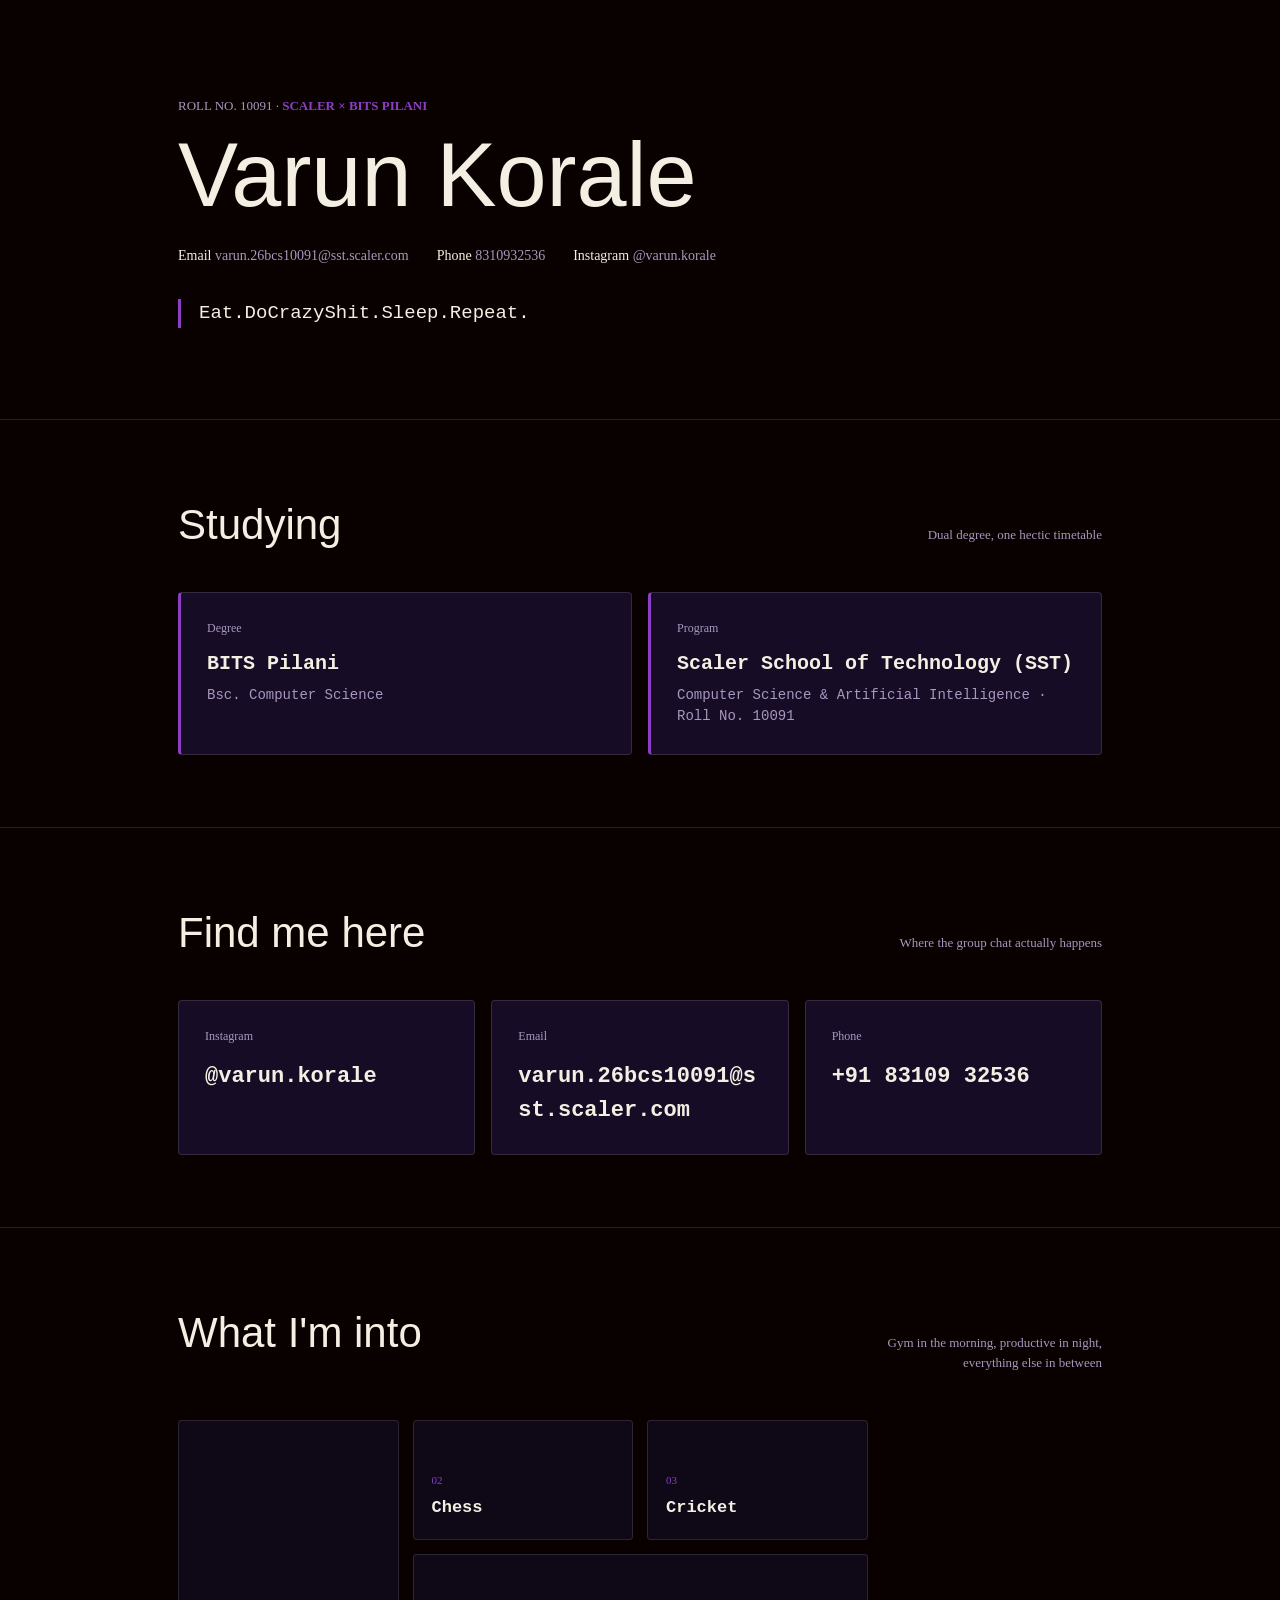
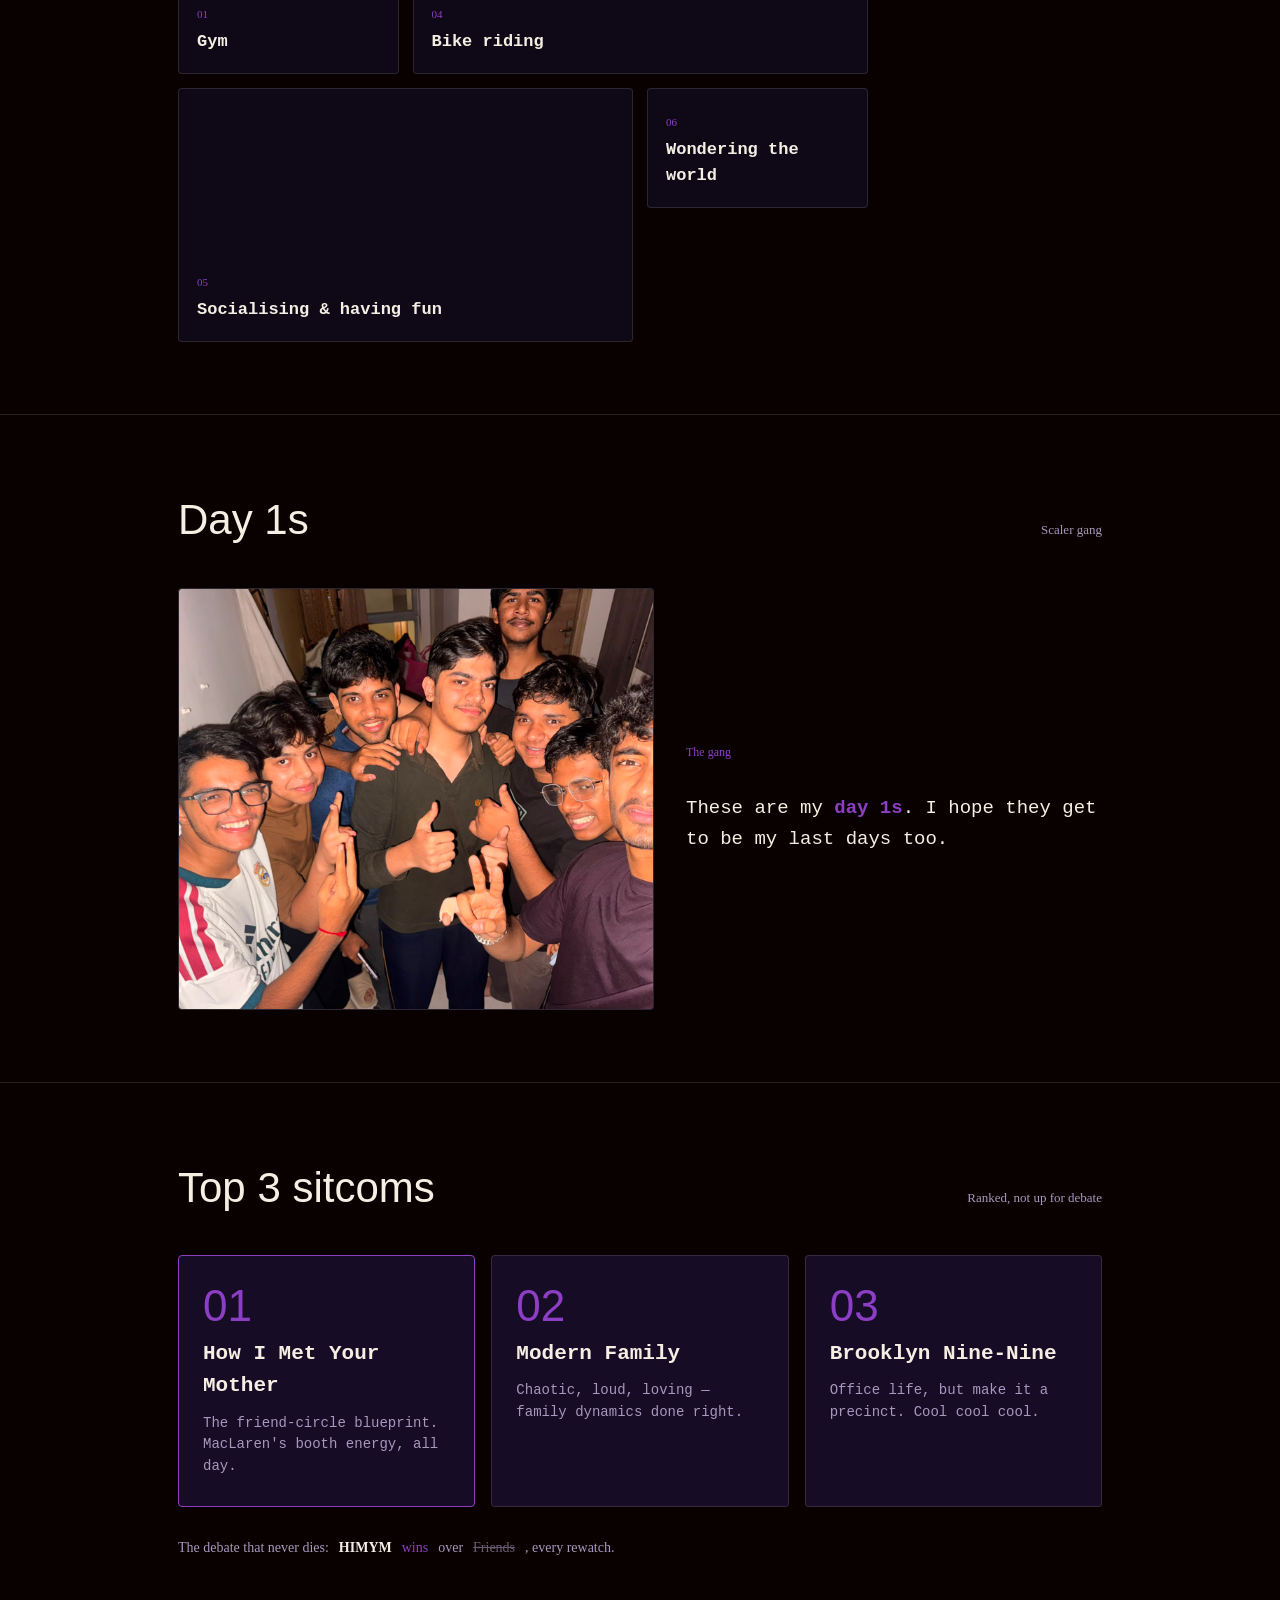
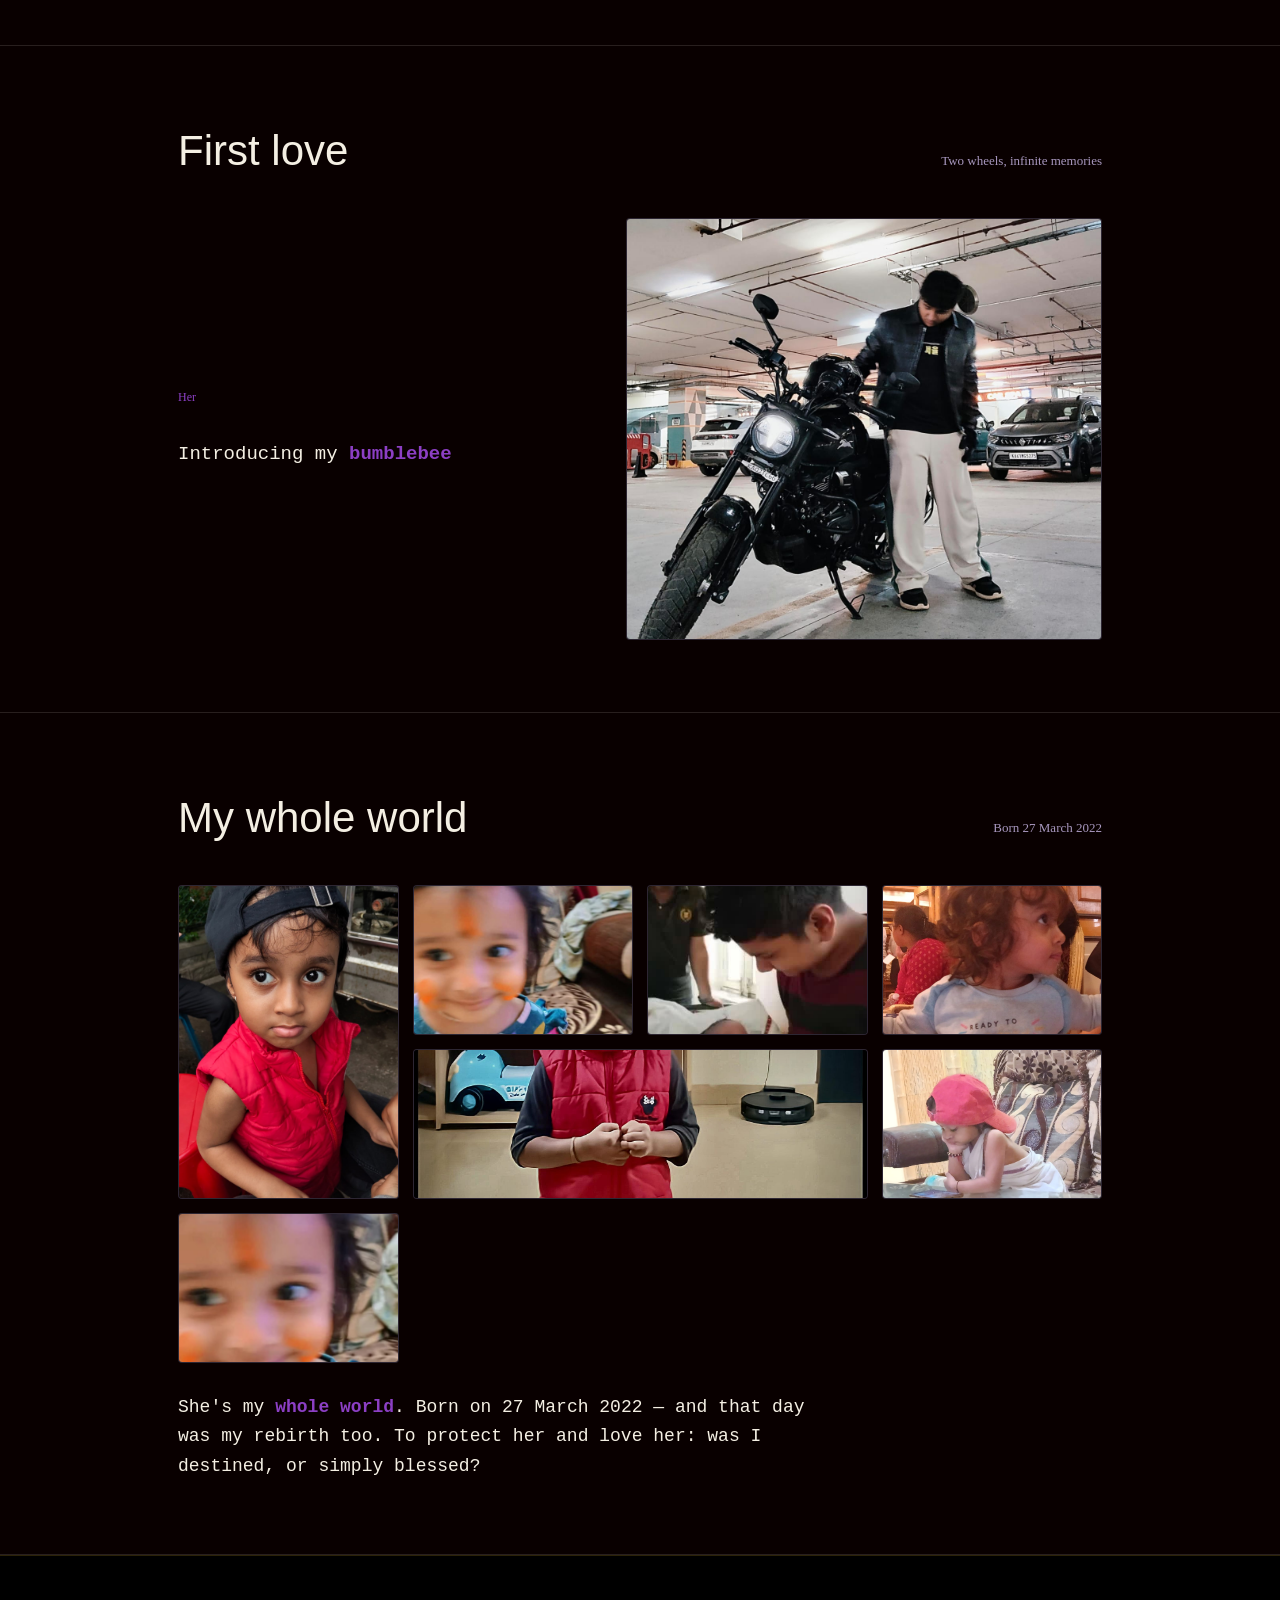
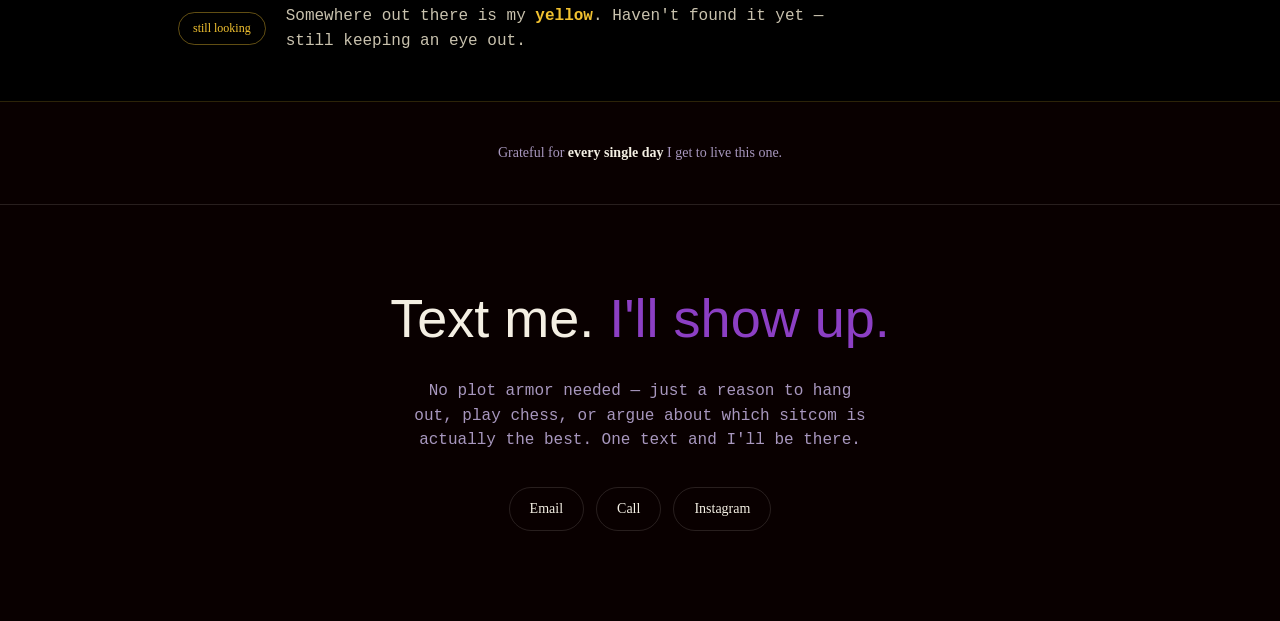
<file: index.html>
<!DOCTYPE html>
<html lang="en">
<head>
<meta charset="UTF-8">
<meta name="viewport" content="width=device-width, initial-scale=1.0">
<title>Varun Korale</title>
<link rel="stylesheet" href="me.css">
</head>
<body>

  <header class="hero">
    <div class="wrap">
      <p class="label">ROLL NO. 10091 · <b>SCALER × BITS PILANI</b></p>
      <h1>Varun Korale</h1>
      <div class="contacts">
        <span><strong>Email</strong> varun.26bcs10091@sst.scaler.com</span>
        <span><strong>Phone</strong> 8310932536</span>
        <span><strong>Instagram</strong> @varun.korale</span>
      </div>
      <p class="intro">Eat.DoCrazyShit.Sleep.Repeat.</p>
    </div>
  </header>

  <section class="section">
    <div class="wrap">
      <div class="section-top">
        <h2 class="title">Studying</h2>
        <p class="note">Dual degree, one hectic timetable</p>
      </div>
      <div class="cards">
        <div class="card">
          <p class="label">Degree</p>
          <h3 class="card-title">BITS Pilani</h3>
          <p class="info">Bsc. Computer Science</p>
        </div>
        <div class="card">
          <p class="label">Program</p>
          <h3 class="card-title">Scaler School of Technology (SST)</h3>
          <p class="info">Computer Science &amp; Artificial Intelligence · Roll No. 10091</p>
        </div>
      </div>
    </div>
  </section>

  <section class="section">
    <div class="wrap">
      <div class="section-top">
        <h2 class="title">Find me here</h2>
        <p class="note">Where the group chat actually happens</p>
      </div>
      <div class="socials">
        <div class="social">
          <span class="social-name">Instagram</span>
          <span class="social-link"><a href="https://instagram.com/varun.korale" target="_blank" rel="noopener">@varun.korale</a></span>
        </div>
        <div class="social">
          <span class="social-name">Email</span>
          <span class="social-link"><a href="mailto:varun.26bcs10091@sst.scaler.com">varun.26bcs10091@sst.scaler.com</a></span>
        </div>
        <div class="social">
          <span class="social-name">Phone</span>
          <span class="social-link"><a href="tel:+918310932536">+91 83109 32536</a></span>
        </div>
      </div>
    </div>
  </section>

  <section class="section">
    <div class="wrap">
      <div class="section-top">
        <h2 class="title">What I'm into</h2>
        <p class="note">Gym in the morning, productive in night, everything else in between</p>
      </div>
      <div class="hobbies">
        <div class="hobby tall"><span>01</span>Gym</div>
        <div class="hobby"><span>02</span>Chess</div>
        <div class="hobby"><span>03</span>Cricket</div>
        <div class="hobby wide"><span>04</span>Bike riding</div>
        <div class="hobby wide tall"><span>05</span>Socialising &amp; having fun</div>
        <div class="hobby"><span>06</span>Wondering the world</div>
      </div>
    </div>
  </section>

  <section class="section">
    <div class="wrap">
      <div class="section-top">
        <h2 class="title">Day 1s</h2>
        <p class="note">Scaler gang</p>
      </div>
      <div class="photo-story">
        <div class="photo">
          <img src="scaler-gang.jpeg" alt="me and the gang">
        </div>
        <div class="photo-info">
          <span class="label">The gang</span>
          <p class="caption">These are my <b>day 1s</b>. I hope they get to be my last days too.</p>
        </div>
      </div>
    </div>
  </section>

  <section class="section">
    <div class="wrap">
      <div class="section-top">
        <h2 class="title">Top 3 sitcoms</h2>
        <p class="note">Ranked, not up for debate</p>
      </div>
      <div class="lineup">
        <div class="show rank1">
          <span class="show-rank">01</span>
          <h3 class="show-title">How I Met Your Mother</h3>
          <p class="show-why">The friend-circle blueprint. MacLaren's booth energy, all day.</p>
        </div>
        <div class="show">
          <span class="show-rank">02</span>
          <h3 class="show-title">Modern Family</h3>
          <p class="show-why">Chaotic, loud, loving — family dynamics done right.</p>
        </div>
        <div class="show">
          <span class="show-rank">03</span>
          <h3 class="show-title">Brooklyn Nine-Nine</h3>
          <p class="show-why">Office life, but make it a precinct. Cool cool cool.</p>
        </div>
      </div>
      <p class="versus">The debate that never dies: <b>HIMYM</b> <span class="win">wins</span> over <span class="lose">Friends</span>, every rewatch.</p>
    </div>
  </section>

  <section class="section">
    <div class="wrap">
      <div class="section-top">
        <h2 class="title">First love</h2>
        <p class="note">Two wheels, infinite memories</p>
      </div>
      <div class="photo-story reverse">
        <div class="photo">
          <img src="bike-and-me.jpeg" alt="me with my bike">
        </div>
        <div class="photo-info">
          <span class="label">Her</span>
          <p class="caption">Introducing my <b>bumblebee</b></p>
        </div>
      </div>
    </div>
  </section>

  <section class="section">
    <div class="wrap">
      <div class="section-top">
        <h2 class="title">My whole world</h2>
        <p class="note">Born 27 March 2022</p>
      </div>
      <div class="collage">
        <div class="pic pic-tall">
          <img src="sister-1.jpeg" alt="my sister">
        </div>
        <div class="pic">
          <img src="sister-2.jpeg" alt="my sister">
        </div>
        <div class="pic">
          <img src="sister-5.jpeg" alt="my sister">
        </div>
        <div class="pic">
          <img src="sister-3.jpeg" alt="my sister">
        </div>
        <div class="pic pic-wide">
          <img src="sister-7.jpeg" alt="me and my sister">
        </div>
        <div class="pic">
          <img src="sister-6.jpeg" alt="my sister">
        </div>
        <div class="pic">
          <img src="sister-4.jpeg" alt="me and my sister">
        </div>
      </div>
      <p class="collage-text">She's my <b>whole world</b>. Born on 27 March 2022 — and that day was my rebirth too. To protect her and love her: was I destined, or simply blessed?</p>
    </div>
  </section>

  <section class="yellow">
    <div class="wrap">
      <div class="yellow-card">
        <span class="yellow-label">still looking</span>
        <p class="yellow-text">Somewhere out there is my <b>yellow</b>. Haven't found it yet — still keeping an eye out.</p>
      </div>
    </div>
  </section>

  <section class="gratitude">
    <div class="wrap">
      <p>Grateful for <b>every single day</b> I get to live this one.</p>
    </div>
  </section>

  <footer class="footer">
    <div class="wrap">
      <h2>Text me. <span class="accent">I'll show up.</span></h2>
      <p>No plot armor needed — just a reason to hang out, play chess, or argue about which sitcom is actually the best. One text and I'll be there.</p>
      <div class="footer-links">
        <a class="pill" href="mailto:varun.26bcs10091@sst.scaler.com">Email</a>
        <a class="pill" href="tel:+918310932536">Call</a>
        <a class="pill" href="https://instagram.com/varun.korale" target="_blank" rel="noopener">Instagram</a>
      </div>
    </div>
  </footer>

</body>
</html>
</file>
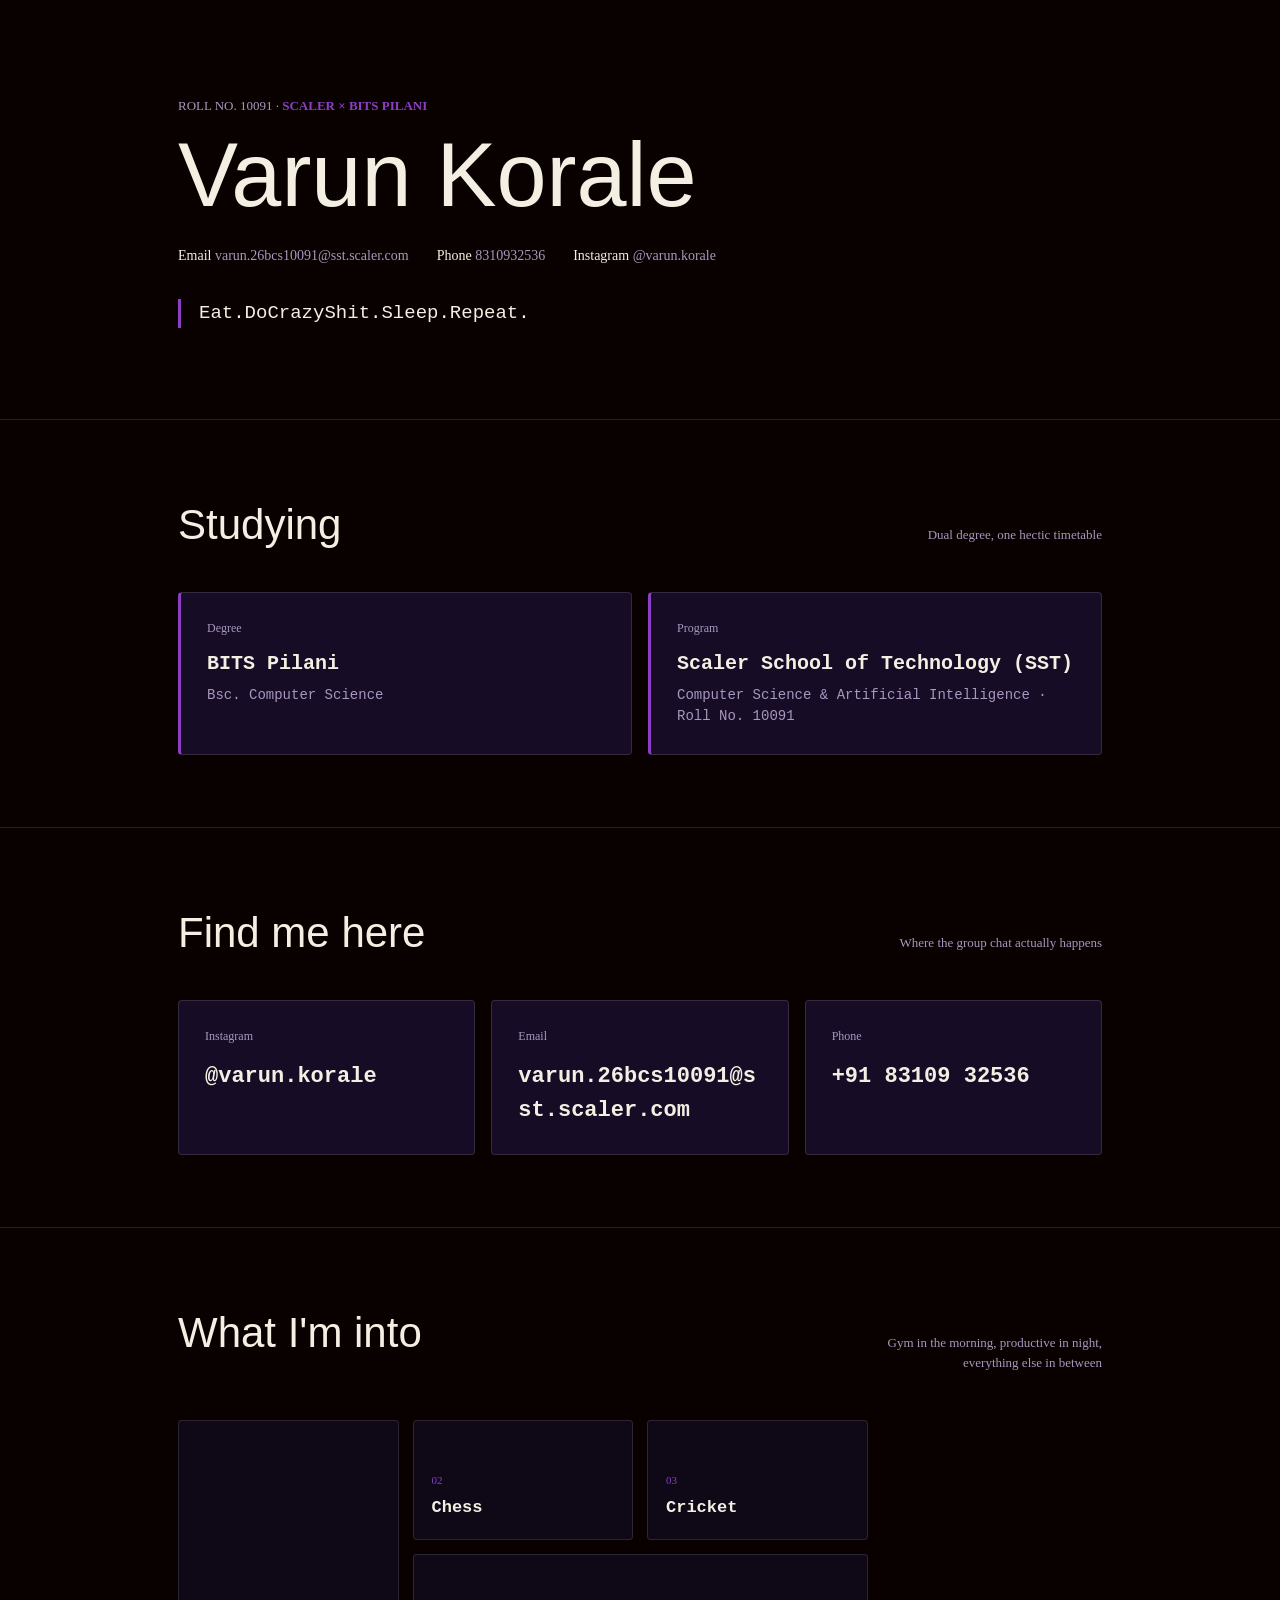
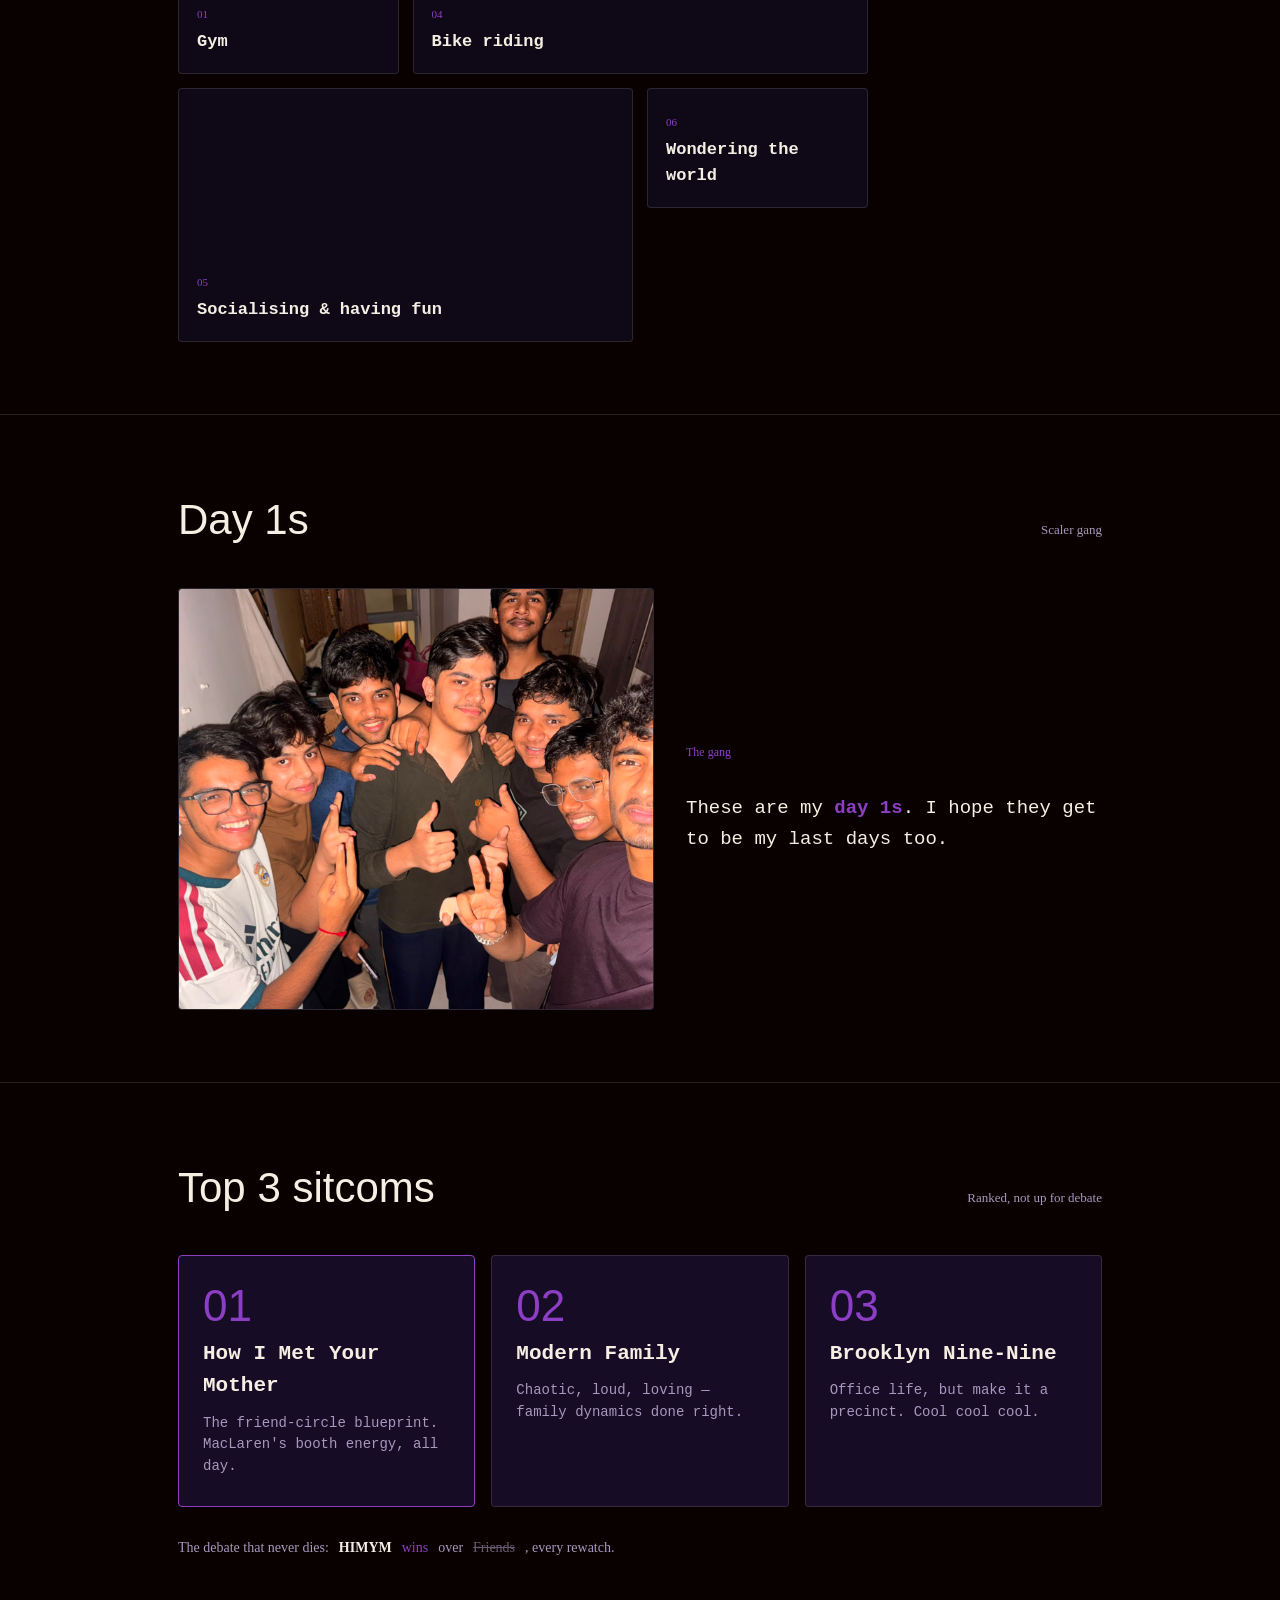
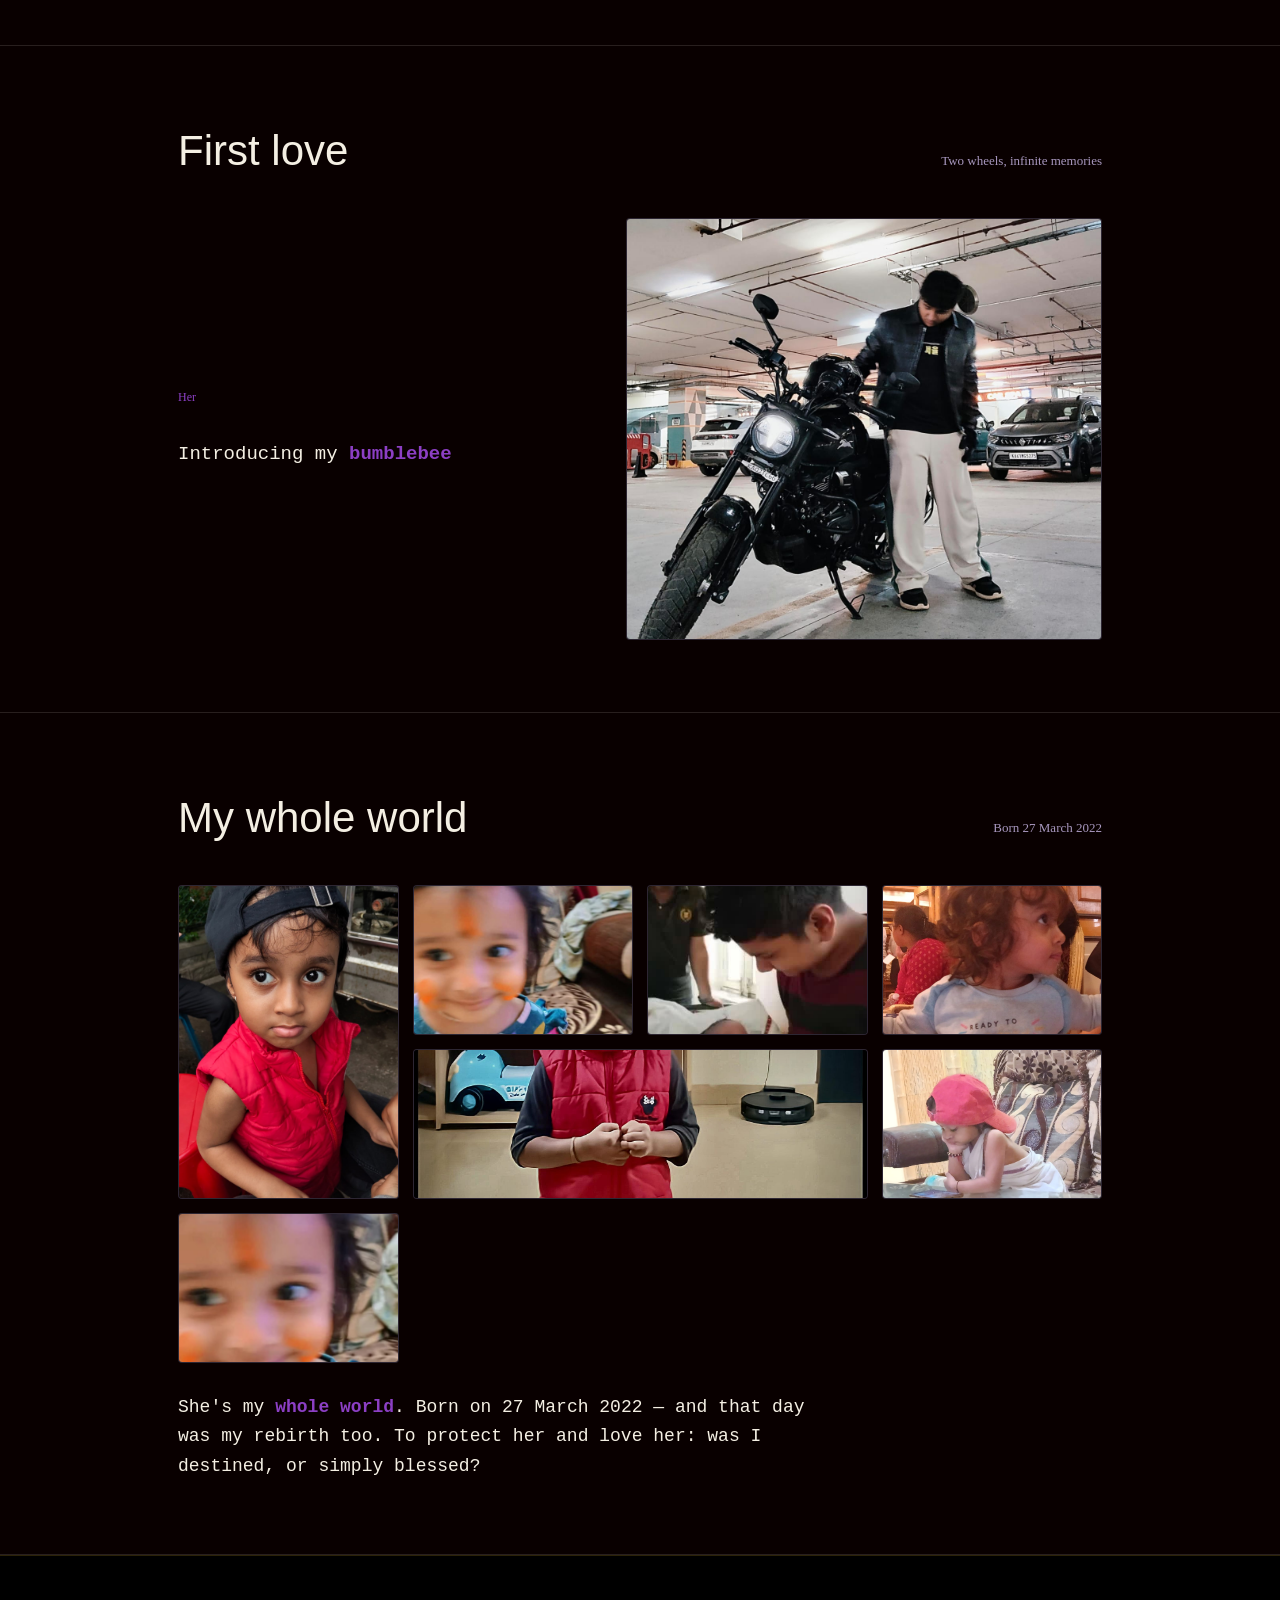
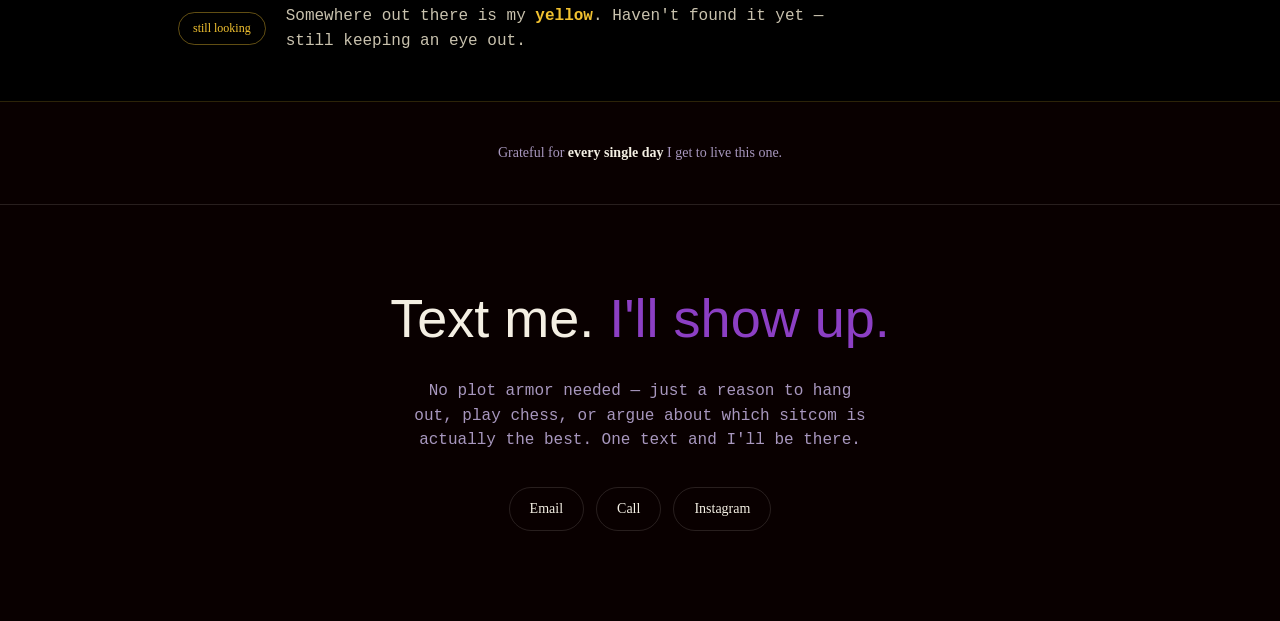
<file: me.html>
<!DOCTYPE html>
<html lang="en">
<head>
<meta charset="UTF-8">
<meta name="viewport" content="width=device-width, initial-scale=1.0">
<title>Varun Korale</title>
<link rel="stylesheet" href="me.css">
</head>
<body>

  <header class="hero">
    <div class="wrap">
      <p class="label">ROLL NO. 10091 · <b>SCALER × BITS PILANI</b></p>
      <h1>Varun Korale</h1>
      <div class="contacts">
        <span><strong>Email</strong> varun.26bcs10091@sst.scaler.com</span>
        <span><strong>Phone</strong> 8310932536</span>
        <span><strong>Instagram</strong> @varun.korale</span>
      </div>
      <p class="intro">Eat.DoCrazyShit.Sleep.Repeat.</p>
    </div>
  </header>

  <section class="section">
    <div class="wrap">
      <div class="section-top">
        <h2 class="title">Studying</h2>
        <p class="note">Dual degree, one hectic timetable</p>
      </div>
      <div class="cards">
        <div class="card">
          <p class="label">Degree</p>
          <h3 class="card-title">BITS Pilani</h3>
          <p class="info">Bsc. Computer Science</p>
        </div>
        <div class="card">
          <p class="label">Program</p>
          <h3 class="card-title">Scaler School of Technology (SST)</h3>
          <p class="info">Computer Science &amp; Artificial Intelligence · Roll No. 10091</p>
        </div>
      </div>
    </div>
  </section>

  <section class="section">
    <div class="wrap">
      <div class="section-top">
        <h2 class="title">Find me here</h2>
        <p class="note">Where the group chat actually happens</p>
      </div>
      <div class="socials">
        <div class="social">
          <span class="social-name">Instagram</span>
          <span class="social-link"><a href="https://instagram.com/varun.korale" target="_blank" rel="noopener">@varun.korale</a></span>
        </div>
        <div class="social">
          <span class="social-name">Email</span>
          <span class="social-link"><a href="mailto:varun.26bcs10091@sst.scaler.com">varun.26bcs10091@sst.scaler.com</a></span>
        </div>
        <div class="social">
          <span class="social-name">Phone</span>
          <span class="social-link"><a href="tel:+918310932536">+91 83109 32536</a></span>
        </div>
      </div>
    </div>
  </section>

  <section class="section">
    <div class="wrap">
      <div class="section-top">
        <h2 class="title">What I'm into</h2>
        <p class="note">Gym in the morning, productive in night, everything else in between</p>
      </div>
      <div class="hobbies">
        <div class="hobby tall"><span>01</span>Gym</div>
        <div class="hobby"><span>02</span>Chess</div>
        <div class="hobby"><span>03</span>Cricket</div>
        <div class="hobby wide"><span>04</span>Bike riding</div>
        <div class="hobby wide tall"><span>05</span>Socialising &amp; having fun</div>
        <div class="hobby"><span>06</span>Wondering the world</div>
      </div>
    </div>
  </section>

  <section class="section">
    <div class="wrap">
      <div class="section-top">
        <h2 class="title">Day 1s</h2>
        <p class="note">Scaler gang</p>
      </div>
      <div class="photo-story">
        <div class="photo">
          <img src="scaler-gang.jpeg" alt="me and the gang">
        </div>
        <div class="photo-info">
          <span class="label">The gang</span>
          <p class="caption">These are my <b>day 1s</b>. I hope they get to be my last days too.</p>
        </div>
      </div>
    </div>
  </section>

  <section class="section">
    <div class="wrap">
      <div class="section-top">
        <h2 class="title">Top 3 sitcoms</h2>
        <p class="note">Ranked, not up for debate</p>
      </div>
      <div class="lineup">
        <div class="show rank1">
          <span class="show-rank">01</span>
          <h3 class="show-title">How I Met Your Mother</h3>
          <p class="show-why">The friend-circle blueprint. MacLaren's booth energy, all day.</p>
        </div>
        <div class="show">
          <span class="show-rank">02</span>
          <h3 class="show-title">Modern Family</h3>
          <p class="show-why">Chaotic, loud, loving — family dynamics done right.</p>
        </div>
        <div class="show">
          <span class="show-rank">03</span>
          <h3 class="show-title">Brooklyn Nine-Nine</h3>
          <p class="show-why">Office life, but make it a precinct. Cool cool cool.</p>
        </div>
      </div>
      <p class="versus">The debate that never dies: <b>HIMYM</b> <span class="win">wins</span> over <span class="lose">Friends</span>, every rewatch.</p>
    </div>
  </section>

  <section class="section">
    <div class="wrap">
      <div class="section-top">
        <h2 class="title">First love</h2>
        <p class="note">Two wheels, infinite memories</p>
      </div>
      <div class="photo-story reverse">
        <div class="photo">
          <img src="bike-and-me.jpeg" alt="me with my bike">
        </div>
        <div class="photo-info">
          <span class="label">Her</span>
          <p class="caption">Introducing my <b>bumblebee</b></p>
        </div>
      </div>
    </div>
  </section>

  <section class="section">
    <div class="wrap">
      <div class="section-top">
        <h2 class="title">My whole world</h2>
        <p class="note">Born 27 March 2022</p>
      </div>
      <div class="collage">
        <div class="pic pic-tall">
          <img src="sister-1.jpeg" alt="my sister">
        </div>
        <div class="pic">
          <img src="sister-2.jpeg" alt="my sister">
        </div>
        <div class="pic">
          <img src="sister-5.jpeg" alt="my sister">
        </div>
        <div class="pic">
          <img src="sister-3.jpeg" alt="my sister">
        </div>
        <div class="pic pic-wide">
          <img src="sister-7.jpeg" alt="me and my sister">
        </div>
        <div class="pic">
          <img src="sister-6.jpeg" alt="my sister">
        </div>
        <div class="pic">
          <img src="sister-4.jpeg" alt="me and my sister">
        </div>
      </div>
      <p class="collage-text">She's my <b>whole world</b>. Born on 27 March 2022 — and that day was my rebirth too. To protect her and love her: was I destined, or simply blessed?</p>
    </div>
  </section>

  <section class="yellow">
    <div class="wrap">
      <div class="yellow-card">
        <span class="yellow-label">still looking</span>
        <p class="yellow-text">Somewhere out there is my <b>yellow</b>. Haven't found it yet — still keeping an eye out.</p>
      </div>
    </div>
  </section>

  <section class="gratitude">
    <div class="wrap">
      <p>Grateful for <b>every single day</b> I get to live this one.</p>
    </div>
  </section>

  <footer class="footer">
    <div class="wrap">
      <h2>Text me. <span class="accent">I'll show up.</span></h2>
      <p>No plot armor needed — just a reason to hang out, play chess, or argue about which sitcom is actually the best. One text and I'll be there.</p>
      <div class="footer-links">
        <a class="pill" href="mailto:varun.26bcs10091@sst.scaler.com">Email</a>
        <a class="pill" href="tel:+918310932536">Call</a>
        <a class="pill" href="https://instagram.com/varun.korale" target="_blank" rel="noopener">Instagram</a>
      </div>
    </div>
  </footer>

</body>
</html>
</file>
<file: me.css>
:root{
  --black:#090000;
  --black-2:#0F0817;
  --card:#170C25;
  --purple:#49117D;
  --purple-bright:#8C3FC4;
  --cream:#F4EFE3;
  --muted:#A897BE;
  --line:rgba(244,239,227,0.13);
  --radius:4px;
  --yellow:#F2C230;
}
*{box-sizing:border-box;}
html{
  scroll-behavior:smooth;
}
body{
  margin:0;
  background:var(--black);
  color:var(--cream);
  font-family:'Courier New',Courier,monospace;
  line-height:1.55;
}
a{
  color:inherit;
}
.wrap{
  max-width:980px;
  margin:0 auto;
  padding:0 28px;
}

@keyframes scroll{
  from{
    transform:translateX(0);
  }
  to{
    transform:translateX(-50%);
  }
}
.hero{
  padding:96px 0 72px;
  position:relative;
  border-bottom:1px solid var(--line);
}
.label{
  font-family:Georgia,'Times New Roman',Times,serif;
  font-size:13px;
  color:var(--muted);
  margin:0 0 18px;
}
.hero .label b{
  color:var(--purple-bright);
}
.hero h1{
  font-family:'Anton',sans-serif;
  font-weight:400;
  font-size:90px;
  line-height:0.92;
  margin:0 0 28px;
  color:var(--cream);
}
.contacts{
  display:flex;
  flex-wrap:wrap;
  gap:10px 28px;
  font-family:Georgia,'Times New Roman',Times,serif;
  font-size:14px;
  color:var(--muted);
  margin-bottom:32px;
}
.contacts strong{
  color:var(--cream);
  font-weight:400;
}
.intro{
  max-width:540px;
  font-size:19px;
  color:var(--cream);
  border-left:3px solid var(--purple-bright);
  padding-left:18px;
}
.section{
  padding:72px 0;
  border-bottom:1px solid var(--line);
}
.section-top{
  display:flex;
  align-items:baseline;
  justify-content:space-between;
  gap:20px;
  margin-bottom:34px;
  flex-wrap:wrap;
}
.title{
  font-family:'Anton',sans-serif;
  font-weight:400;
  font-size:42px;
  margin:0;
}
.note{
  font-family:Georgia,'Times New Roman',Times,serif;
  font-size:13px;
  color:var(--muted);
  max-width:260px;
  text-align:right;
}
.cards{
  display:flex;
  flex-wrap:wrap;
  gap:16px;
}
.card{
  flex:1 1 300px;
  background:var(--card);
  border-radius:var(--radius);
  padding:26px;
  border:1px solid var(--line);
  border-left:3px solid var(--purple-bright);
}
.card .label{
  font-size:12px;
  margin-bottom:10px;
}
.card-title{
  font-size:20px;
  font-weight:700;
  margin:0 0 6px;
}
.info{
  font-size:14px;
  color:var(--muted);
  margin:0;
}
.socials{
  display:flex;
  flex-wrap:wrap;
  gap:16px;
}
.social{
  flex:1 1 260px;
  background:var(--card);
  border-radius:var(--radius);
  padding:26px;
  display:flex;
  flex-direction:column;
  gap:14px;
  border:1px solid var(--line);
}
.social:hover{
  border-color:var(--purple-bright);
}
.social-name{
  font-family:Georgia,'Times New Roman',Times,serif;
  font-size:12px;
  color:var(--muted);
}
.social-link{
  font-size:22px;
  font-weight:600;
  color:var(--cream);
  word-break:break-word;
}
.social-link a{
  text-decoration:none;
}
.social-link a:hover{
  color:var(--purple-bright);
}
.hobbies{
  display:grid;
  grid-template-columns:repeat(4,1fr);
  grid-auto-rows:120px;
  gap:14px;
}
.hobby{
  background:var(--black-2);
  border:1px solid var(--line);
  border-radius:var(--radius);
  padding:18px;
  display:flex;
  flex-direction:column;
  justify-content:flex-end;
  font-weight:600;
  font-size:17px;
}
.hobby:hover{
  background:var(--card);
}
.hobby span{
  display:block;
  font-family:Georgia,'Times New Roman',Times,serif;
  font-size:11px;
  color:var(--purple-bright);
  margin-bottom:6px;
  font-weight:400;
}
.wide{
  grid-column:span 2;
}
.tall{
  grid-row:span 2;
}
.photo-story{
  display:flex;
  gap:32px;
  align-items:stretch;
  flex-wrap:wrap;
}
.reverse{
  flex-direction:row-reverse;
}
.photo{
  flex:1 1 340px;
  border-radius:var(--radius);
  overflow:hidden;
  border:1px solid var(--line);
  background:var(--black-2);
}
.photo img{
  display:block;
  width:100%;
  height:420px;
  object-fit:cover;
}
.photo-info{
  flex:1 1 280px;
  display:flex;
  flex-direction:column;
  justify-content:center;
  gap:14px;
}
.photo-info .label{
  font-size:12px;
  color:var(--purple-bright);
}
.caption{
  font-size:19px;
  line-height:1.6;
  margin:0;
}
.caption b{
  color:var(--purple-bright);
}
.motto{
  padding:64px 0;
  text-align:center;
  border-bottom:1px solid var(--line);
}
.motto .label{
  font-size:12px;
  color:var(--purple-bright);
  margin:0 0 14px;
}
.motto-text{
  font-family:'Anton',sans-serif;
  font-weight:400;
  font-size:52px;
  line-height:1.08;
  margin:0;
}
.collage{
  display:grid;
  grid-template-columns:repeat(4,1fr);
  grid-auto-rows:150px;
  gap:14px;
  margin-bottom:30px;
}
.pic{
  background:var(--black-2);
  border:1px solid var(--line);
  border-radius:var(--radius);
  overflow:hidden;
}
.pic img{
  display:block;
  width:100%;
  height:100%;
  object-fit:cover;
}
.pic-tall{
  grid-row:span 2;
}
.pic-wide{
  grid-column:span 2;
}
.collage-text{
  font-size:18px;
  line-height:1.65;
  color:var(--cream);
  max-width:640px;
  margin:0;
}
.collage-text b{
  color:var(--purple-bright);
}
.lineup{
  display:grid;
  grid-template-columns:repeat(3,1fr);
  gap:16px;
}
.show{
  background:var(--card);
  border:1px solid var(--line);
  border-radius:var(--radius);
  padding:28px 24px;
  display:flex;
  flex-direction:column;
  gap:10px;
}
.rank1{
  border-color:var(--purple-bright);
}
.show-rank{
  font-family:'Anton',sans-serif;
  font-size:44px;
  color:var(--purple-bright);
  line-height:1;
}
.show-title{
  font-size:21px;
  font-weight:700;
  margin:0;
}
.show-why{
  font-size:14px;
  color:var(--muted);
  margin:0;
}
.versus{
  margin-top:30px;
  font-family:Georgia,'Times New Roman',Times,serif;
  font-size:14px;
  color:var(--muted);
  display:flex;
  align-items:center;
  gap:10px;
  flex-wrap:wrap;
}
.versus b{
  color:var(--cream);
}
.versus .win{
  color:var(--purple-bright);
}
.versus .lose{
  text-decoration:line-through;
  opacity:0.6;
}
.yellow{
  background:#000;
  border-top:1px solid rgba(242,194,48,0.18);
  border-bottom:1px solid rgba(242,194,48,0.18);
  padding:48px 0;
}
.yellow-card{
  display:flex;
  align-items:center;
  gap:20px;
  flex-wrap:wrap;
}
.yellow-label{
  font-family:Georgia,'Times New Roman',Times,serif;
  font-size:12px;
  color:var(--yellow);
  border:1px solid rgba(242,194,48,0.4);
  border-radius:999px;
  padding:6px 14px;
}
.yellow-text{
  font-size:16px;
  color:#C9C2AE;
  margin:0;
  max-width:560px;
}
.yellow-text b{
  color:var(--yellow);
}
.gratitude{
  padding:40px 0;
  text-align:center;
  border-bottom:1px solid var(--line);
}
.gratitude p{
  margin:0;
  font-family:Georgia,'Times New Roman',Times,serif;
  font-size:14px;
  color:var(--muted);
}
.gratitude p b{
  color:var(--cream);
}
.footer{
  padding:72px 0 90px;
  text-align:center;
}
.footer h2{
  font-family:'Anton',sans-serif;
  font-weight:400;
  font-size:54px;
  margin:0 0 18px;
}
.footer h2 .accent{
  color:var(--purple-bright);
}
.footer p{
  color:var(--muted);
  max-width:460px;
  margin:0 auto 34px;
}
.footer-links{
  display:flex;
  justify-content:center;
  flex-wrap:wrap;
  gap:12px;
}
.pill{
  font-family:Georgia,'Times New Roman',Times,serif;
  font-size:14px;
  border:1px solid var(--line);
  border-radius:999px;
  padding:10px 20px;
  text-decoration:none;
  color:var(--cream);
}
.pill:hover{
  border-color:var(--purple-bright);
  color:var(--purple-bright);
}

@media (max-width:760px){
  .hero h1{
    font-size:64px;
  }
  .title{
    font-size:36px;
  }
  .motto-text{
    font-size:38px;
  }
  .hobbies{
    grid-template-columns:repeat(2,3fr);
  }
  .lineup{
    grid-template-columns:1fr;
  }
  .photo-story,
  .reverse{
    flex-direction:column;
  }
  .collage{
    grid-template-columns:repeat(2,1fr);
  }
  .pic-wide{
    grid-column:span 2;
  }
  .footer h2{
    font-size:42px;
  }
}

@media (max-width:480px){
  .wrap{
    padding:0 18px;
  }
  .hero{
    padding:70px 0 55px;
  }
  .hero h1{
    font-size:52px;
  }
  .contacts{
    flex-direction:column;
    gap:8px;
  }
  .section{
    padding:55px 0;
  }
  .hobbies{
    grid-template-columns:1fr 1fr;
  }
  .motto-text{
    font-size:30px;
  }
  .collage{
    grid-template-columns:1fr 1fr;
    grid-auto-rows:130px;
  }
  .photo img{
    height:300px;
  }
}
</file>
